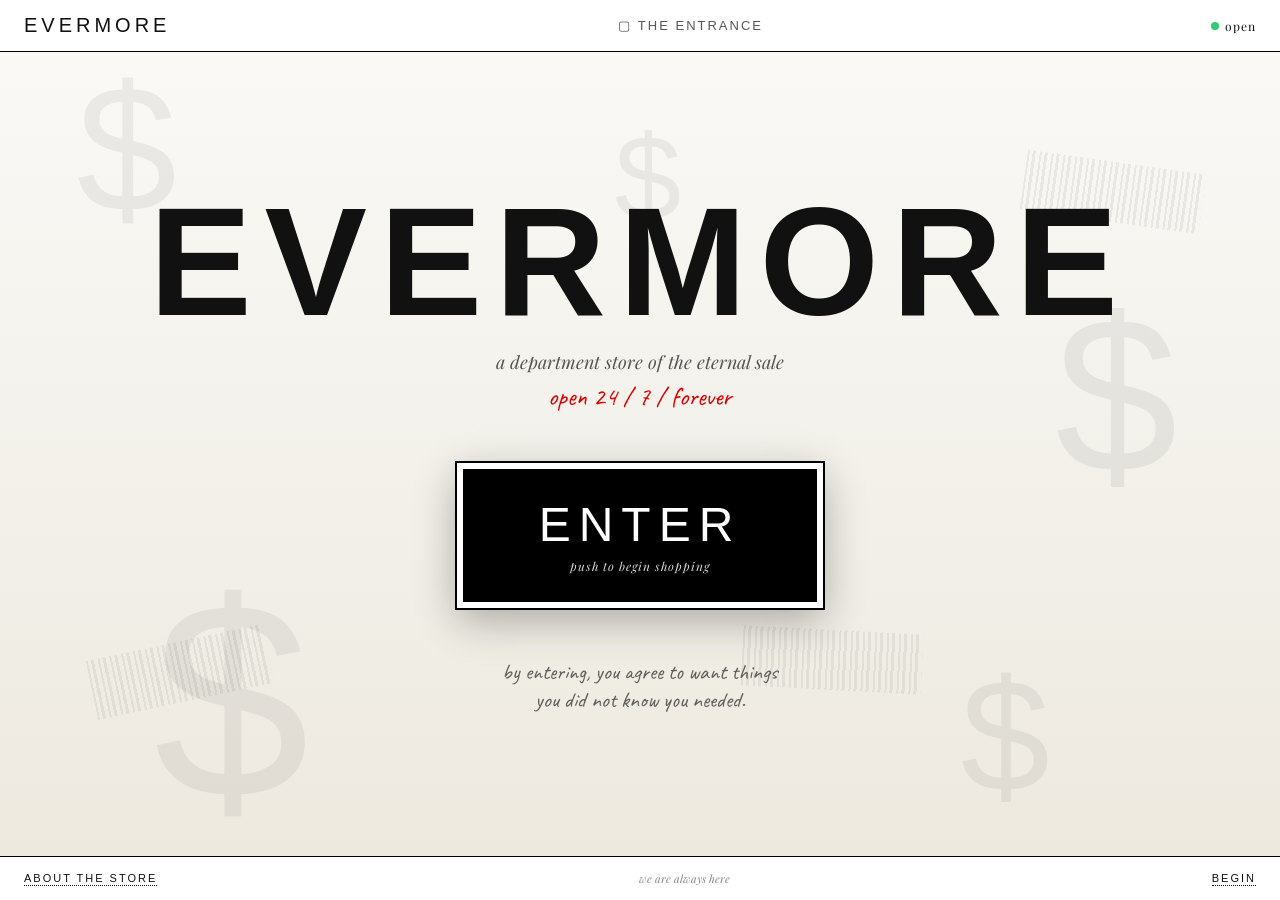
<file: add-to-cart-final-project/index.html>
<!DOCTYPE html>
<html lang="en">
<head>
    <meta charset="UTF-8">
    <meta name="viewport" content="width=device-width, initial-scale=1.0">
    <title>EVERMORE — please come in</title>
    <link rel="stylesheet" href="style.css">
    <link href="https://fonts.googleapis.com/css2?family=Caveat:wght@700&family=Playfair+Display:ital,wght@0,400;0,700;1,400&display=swap" rel="stylesheet">
</head>
<body class="room room-lobby">
    <div class="ambient-bg" aria-hidden="true">
        <span class="drift drift-1">$</span>
        <span class="drift drift-2">$</span>
        <span class="drift drift-3">$</span>
        <span class="drift drift-4">$</span>
        <span class="drift drift-5">$</span>
        <span class="barcode barcode-1"></span>
        <span class="barcode barcode-2"></span>
        <span class="barcode barcode-3"></span>
    </div>

    <header class="room-header">
        <span class="brand">EVERMORE</span>
        <span class="room-name">▢ THE ENTRANCE</span>
        <span class="open-light"><span class="dot"></span> open</span>
    </header>

    <main class="lobby-main">
        <div class="lobby-logo">
            <h1>EVERMORE</h1>
            <p class="tagline">a department store of the eternal sale</p>
            <p class="hours">open 24 / 7 / forever</p>
        </div>

        <a href="shop.html" class="door-link">
            <span class="door-frame">
                <span class="door-label">ENTER</span>
                <span class="door-sub">push to begin shopping</span>
            </span>
        </a>

        <p class="lobby-fineprint">
            by entering, you agree to want things<br>
            you did not know you needed.
        </p>
    </main>

    <footer class="room-footer">
        <a href="about.html">about the store</a>
        <span class="footer-mid">we are always here</span>
        <a href="shop.html">begin</a>
    </footer>

    <script src="shared.js"></script>
</body>
</html>
</file>
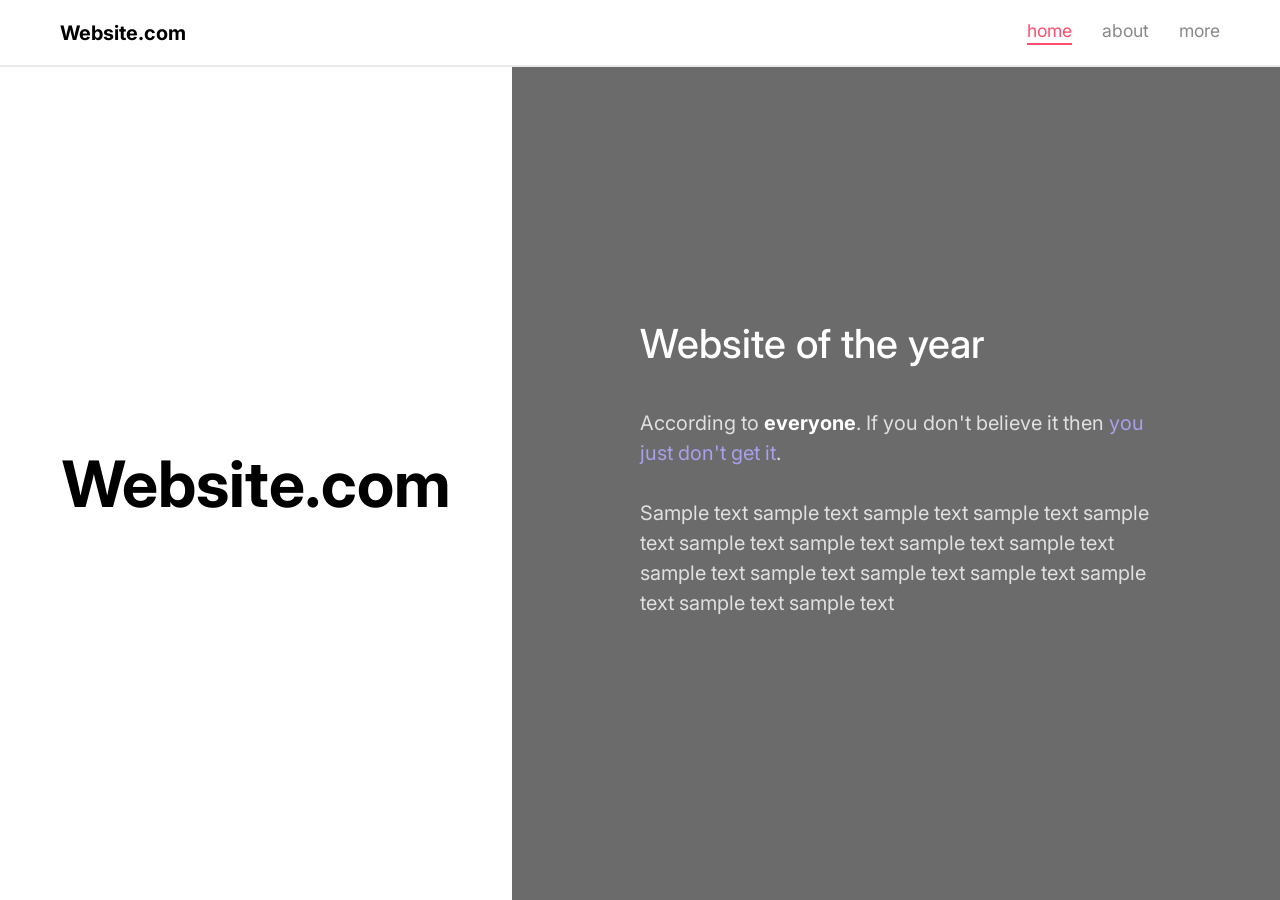
<file: assignment-3-css/index.html>
<!DOCTYPE html>
<html lang="en">
<head>
    <meta charset="UTF-8">
    <meta name="viewport" content="width=device-width, initial-scale=1.0">
    <title>Website Layout</title>
    <link rel="preconnect" href="https://fonts.googleapis.com">
    <link rel="preconnect" href="https://fonts.gstatic.com" crossorigin>
    <link href="https://fonts.googleapis.com/css2?family=Inter:wght@400;500;700&display=swap" rel="stylesheet">
    <link rel="stylesheet" href="./style.css">
</head>
<body>

    <header class="navbar">
        <div class="logo">Website.com</div>
        <nav class="nav-links">
            <a href="#" class="active">home</a>
            <a href="#">about</a>
            <a href="#">more</a>
        </nav>
    </header>

    <main class="hero-section">
        
        <section class="col col-left">
            <h1 class="hero-title">Website.com</h1>
        </section>

        <section class="col col-right">
            <div class="content-wrapper">
                <h2>Website of the year</h2>
                
                <p class="intro-text">
                    According to <strong>everyone</strong>. If you don't believe it then <span class="highlight">you just don't get it</span>.
                </p>
                
                <p class="sample-text">
                    Sample text sample text sample text sample text sample text sample text sample text sample text sample text sample text sample text sample text sample text sample text sample text sample text
                </p>
            </div>
        </section>

    </main>

</body>
</html>
</file>
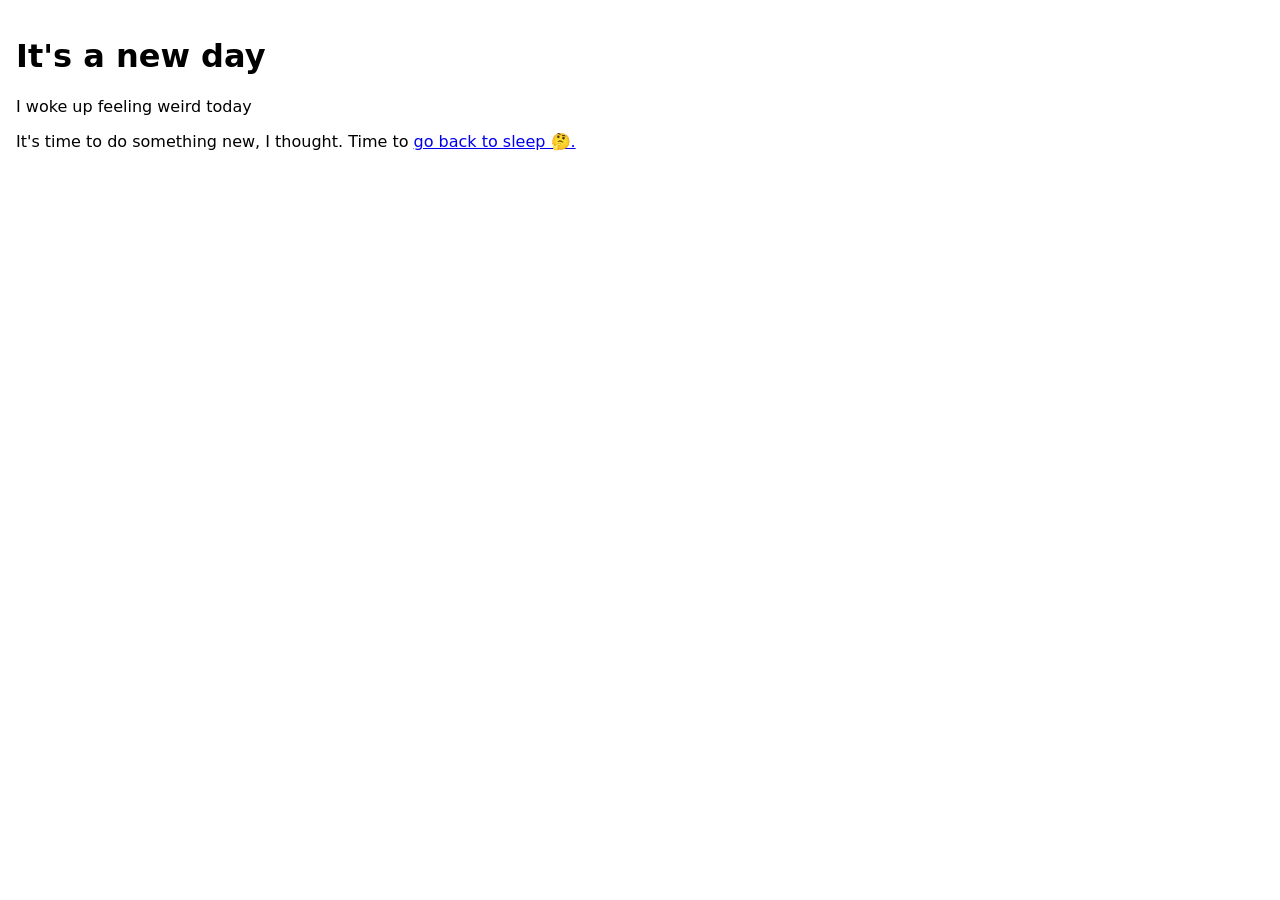
<file: stackblitz-starters-zethffeu/index.html>
<!DOCTYPE html>
<html lang="en">
  <head>
    <title>Home</title>
    <meta charset="UTF-8" />
    <meta name="viewport" content="width=device-width" />
    <!--
      Need a visual blank slate?
      Remove all code in `styles.css`!
    -->
    <link rel="stylesheet" href="styles.css" />
    <script type="module" src="script.js"></script>
  </head>
  <body>
    <main>
      <h1>It's a new day</h1>

      <p>I woke up feeling weird today</p>
      <p>It's time to do something new, I thought. Time to <a href="./page2.html"> go back to sleep 🤔.</a></p>

      
    </main>
  </body>
</html>
</file>
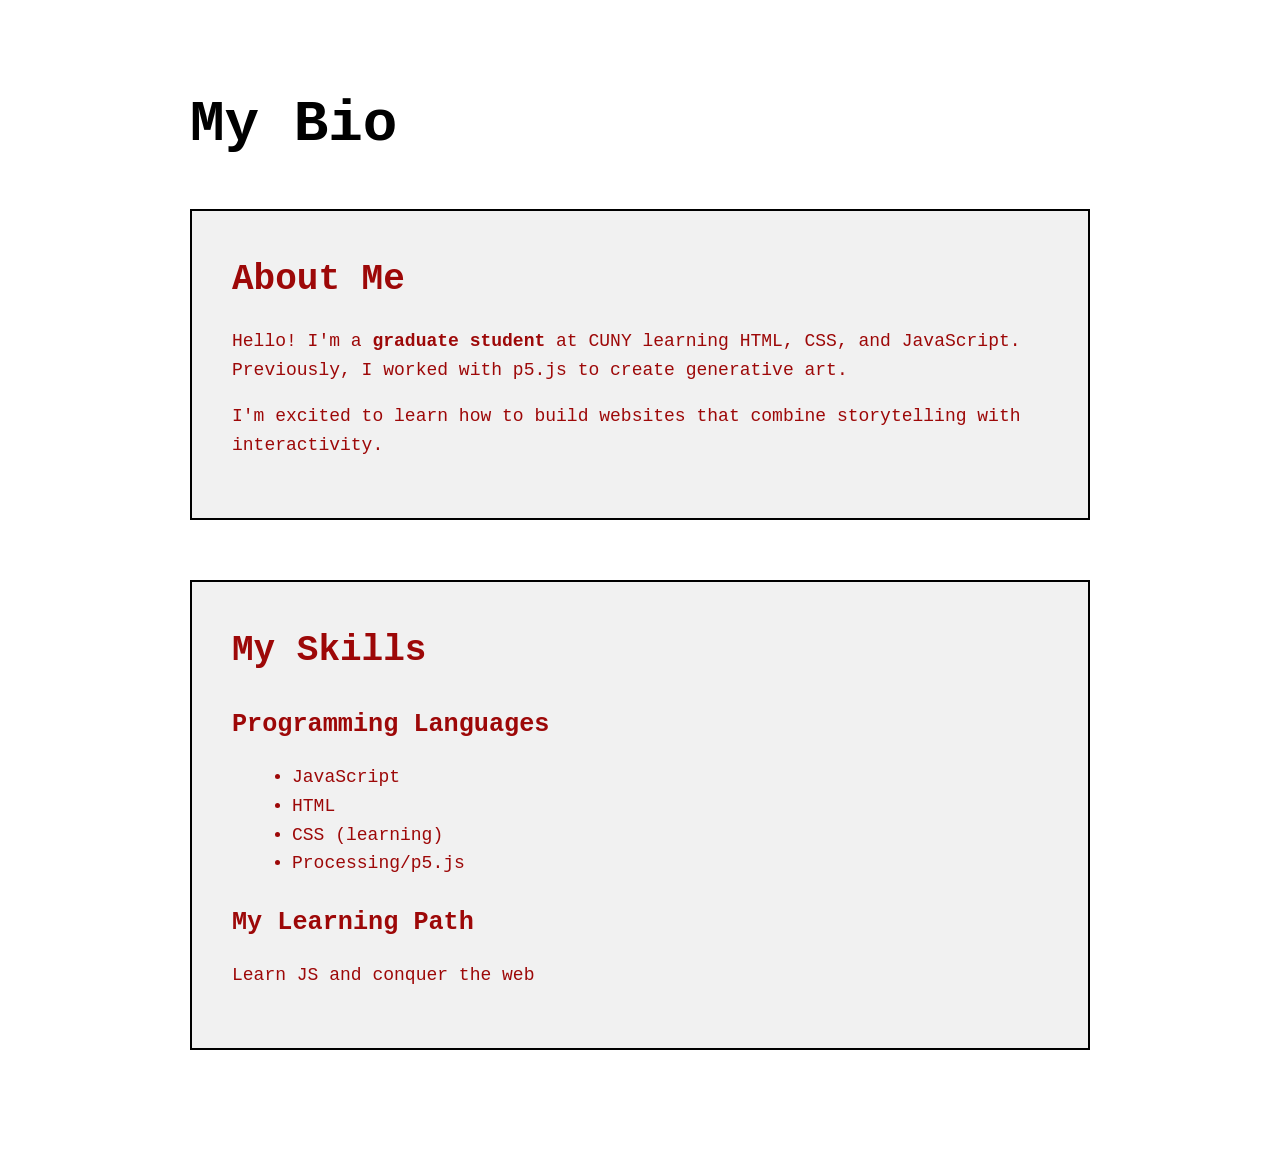
<file: Assignment Week 6/class workshop/index.html>
<!DOCTYPE html>
<html lang="en">
<head>
    <meta charset="UTF-8">
    <meta name="viewport" content="width=device-width, initial-scale=1.0">
  <link rel="stylesheet" href="style.css">
    <title>My First Webpage</title>
</head>
<body>
    <main>
        <h1>My Bio</h1>
        <section id="about">
          <h2>About Me</h2>
            <p>Hello! I'm a <strong>graduate student</strong> at CUNY learning HTML, CSS, and JavaScript. Previously, I worked with p5.js to create generative art.</p>
            <p>I'm excited to learn how to build websites that combine storytelling with <span class="me">interactivity</span>.</p>
        </section>
        
        <section id="skills">
            <h2>My Skills</h2>
            <h3>Programming Languages</h3>
            <ul>
                <li>JavaScript</li>
                <li>HTML</li>
                <li>CSS (learning)</li>
                <li>Processing/p5.js</li>
            </ul>
            
            <h3>My Learning Path</h3>
          <p>Learn JS and conquer the web</p>
        </section>
    </main>
    
 
</body>
</html>
</file>
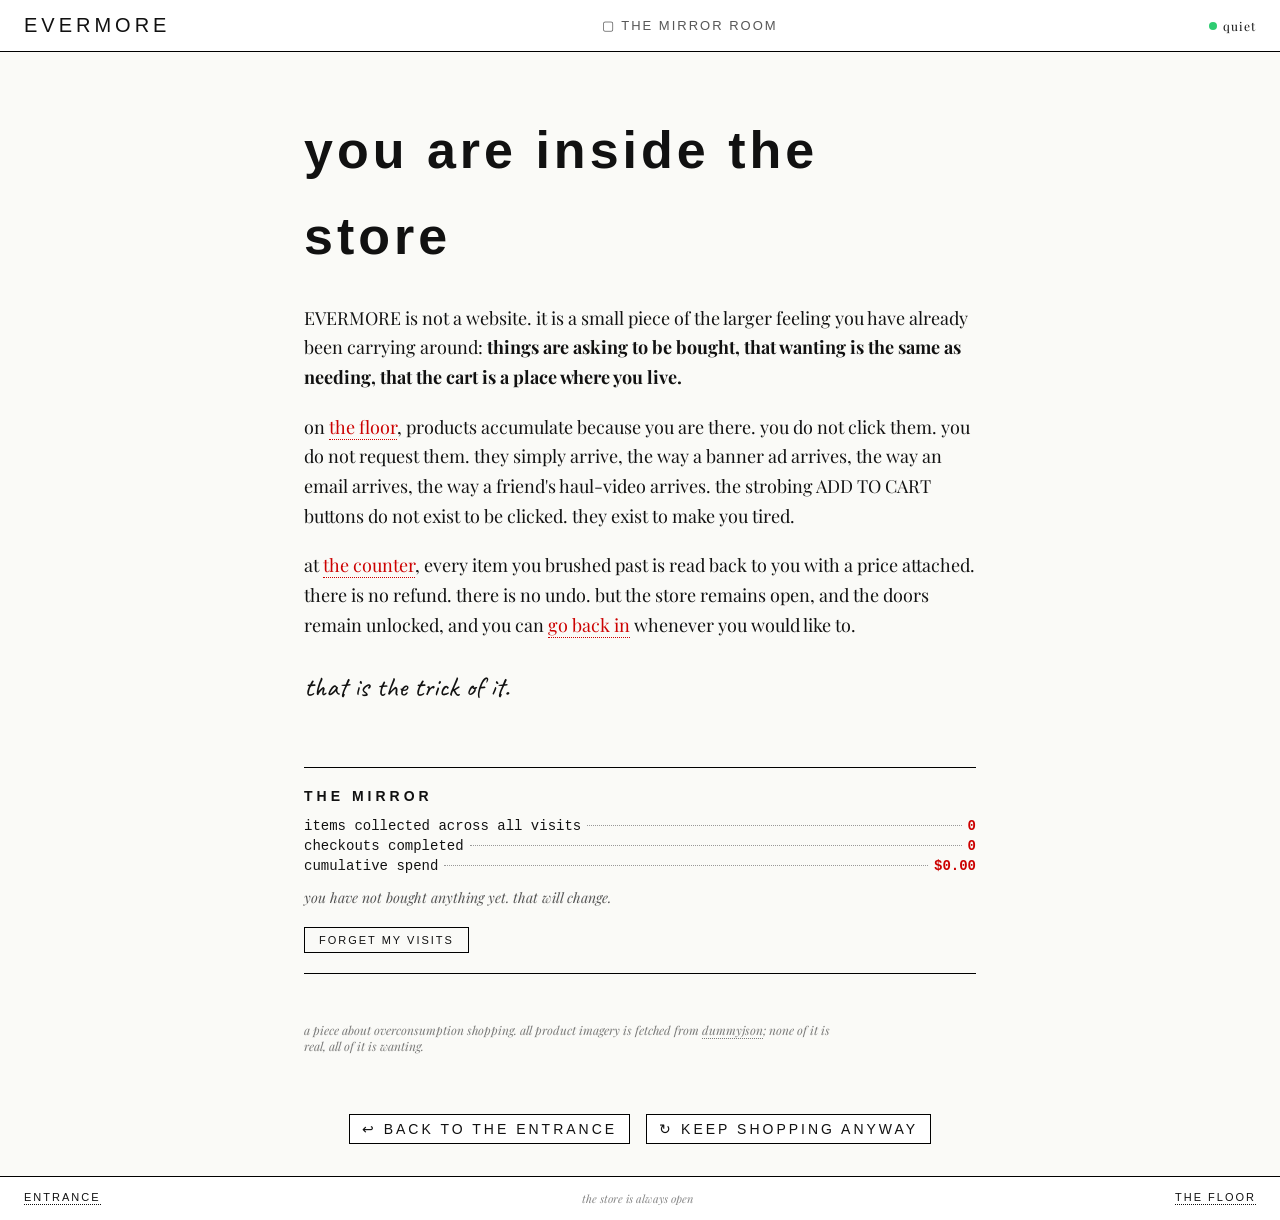
<file: add-to-cart-final-project/about.html>
<!DOCTYPE html>
<html lang="en">
<head>
    <meta charset="UTF-8">
    <meta name="viewport" content="width=device-width, initial-scale=1.0">
    <title>EVERMORE — the mirror room</title>
    <link rel="stylesheet" href="style.css">
    <link href="https://fonts.googleapis.com/css2?family=Caveat:wght@700&family=Impact&family=Playfair+Display:ital,wght@0,400;0,700;1,400&display=swap" rel="stylesheet">
</head>
<body class="room room-about">
    <header class="room-header">
        <span class="brand">EVERMORE</span>
        <span class="room-name">▢ THE MIRROR ROOM</span>
        <span class="open-light"><span class="dot"></span> quiet</span>
    </header>

    <main class="about-main">
        <article class="manifesto">
            <h2>you are inside the store</h2>
            <p>EVERMORE is not a website. it is a small piece of the larger
            feeling you have already been carrying around: <strong>things are
            asking to be bought, that wanting is the same as needing, that
            the cart is a place where you live.</strong></p>

            <p>on <a href="shop.html">the floor</a>, products accumulate
            because you are there. you do not click them. you do not request
            them. they simply arrive, the way a banner ad arrives, the way an
            email arrives, the way a friend's haul-video arrives. the strobing
            ADD TO CART buttons do not exist to be clicked. they exist to
            make you tired.</p>

            <p>at <a href="checkout.html">the counter</a>, every item you
            brushed past is read back to you with a price attached. there is
            no refund. there is no undo. but the store remains open, and the
            doors remain unlocked, and you can <a href="shop.html">go back
            in</a> whenever you would like to.</p>

            <p class="manifesto-close">that is the trick of it.</p>
        </article>

        <aside class="visit-stats" id="visit-stats">
            <h3>the mirror</h3>
            <p>items collected across all visits<span class="r-dots"></span><span id="stat-items">0</span></p>
            <p>checkouts completed<span class="r-dots"></span><span id="stat-checkouts">0</span></p>
            <p>cumulative spend<span class="r-dots"></span><span id="stat-spend">$0.00</span></p>
            <p class="stats-note" id="stats-note">you have not bought anything yet. that will change.</p>
            <button class="stats-reset" id="stats-reset" type="button">forget my visits</button>
        </aside>

        <p class="about-credit">
            a piece about overconsumption shopping. all product imagery is fetched
            from <a href="https://dummyjson.com" target="_blank" rel="noopener">dummyjson</a>;
            none of it is real, all of it is wanting.
        </p>
    </main>

    <nav class="room-exits room-exits--centered">
        <a href="index.html" class="exit-link">↩ back to the entrance</a>
        <a href="shop.html" class="exit-link">↻ keep shopping anyway</a>
    </nav>

    <footer class="room-footer">
        <a href="index.html">entrance</a>
        <span class="footer-mid">the store is always open</span>
        <a href="shop.html">the floor</a>
    </footer>

    <script src="shared.js"></script>
    <script>EVERMORE.renderStats();</script>
</body>
</html>
</file>
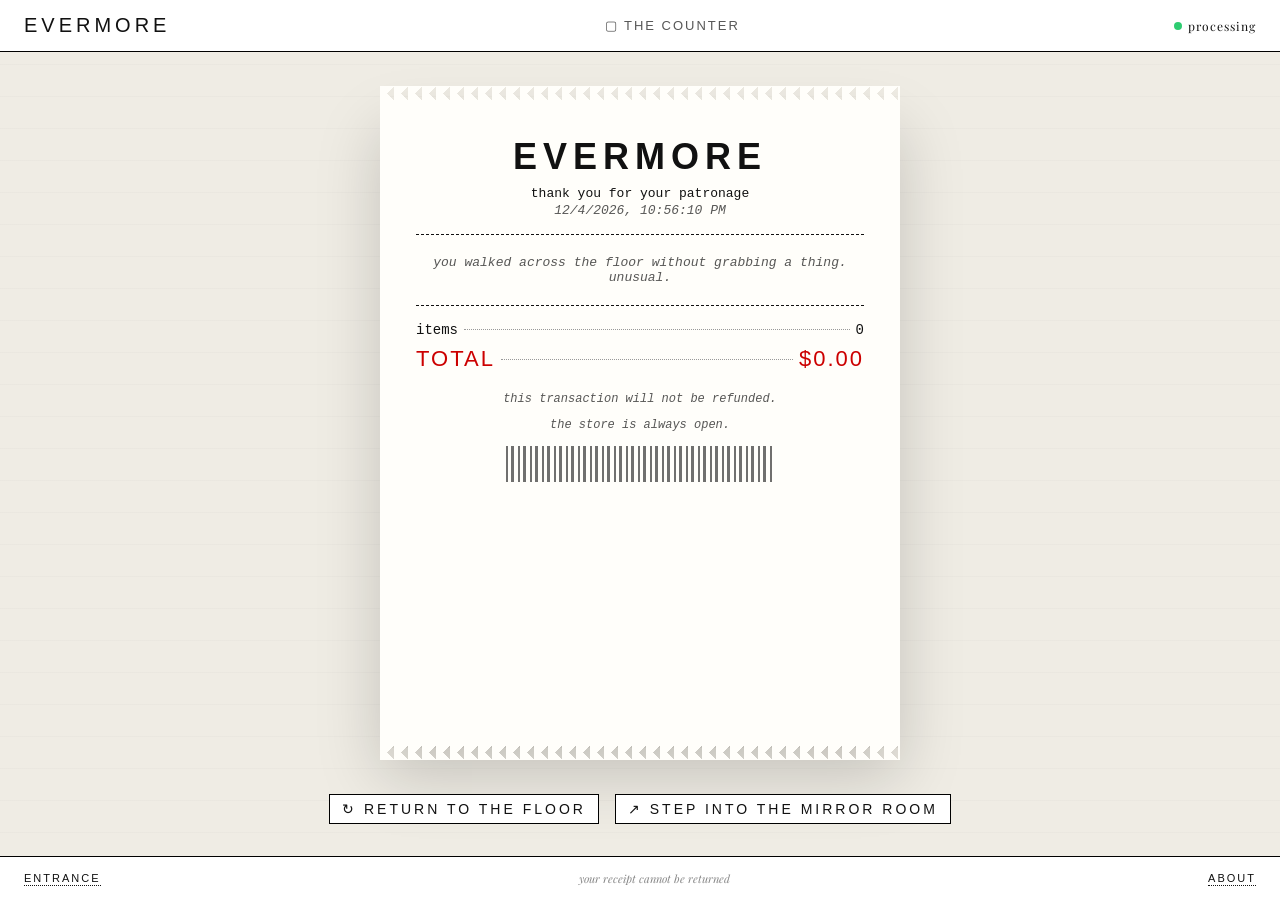
<file: add-to-cart-final-project/checkout.html>
<!DOCTYPE html>
<html lang="en">
<head>
    <meta charset="UTF-8">
    <meta name="viewport" content="width=device-width, initial-scale=1.0">
    <title>EVERMORE — the counter</title>
    <link rel="stylesheet" href="style.css">
    <link href="https://fonts.googleapis.com/css2?family=Caveat:wght@700&family=Impact&family=Playfair+Display:ital,wght@0,400;0,700;1,400&display=swap" rel="stylesheet">
</head>
<body class="room room-checkout">
    <header class="room-header">
        <span class="brand">EVERMORE</span>
        <span class="room-name">▢ THE COUNTER</span>
        <span class="open-light"><span class="dot"></span> processing</span>
    </header>

    <main class="receipt-main">
        <div class="receipt" id="receipt">
            <div class="receipt-head">
                <h2>EVERMORE</h2>
                <p>thank you for your patronage</p>
                <p class="receipt-date" id="receipt-date"></p>
            </div>
            <div class="dotted-line"></div>
            <ul class="receipt-items" id="receipt-items"></ul>
            <div class="dotted-line"></div>
            <div class="receipt-totals">
                <p><span>items</span><span class="r-dots"></span><span id="item-count">0</span></p>
                <p class="receipt-total"><span>TOTAL</span><span class="r-dots"></span><span id="receipt-total">$0.00</span></p>
            </div>
            <div class="receipt-foot">
                <p>this transaction will not be refunded.</p>
                <p>the store is always open.</p>
                <p class="barcode-foot"></p>
            </div>
        </div>
    </main>

    <nav class="room-exits room-exits--centered">
        <a href="shop.html" class="exit-link">↻ return to the floor</a>
        <a href="about.html" class="exit-link">↗ step into the mirror room</a>
    </nav>

    <footer class="room-footer">
        <a href="index.html">entrance</a>
        <span class="footer-mid">your receipt cannot be returned</span>
        <a href="about.html">about</a>
    </footer>

    <script src="shared.js"></script>
    <script src="checkout.js"></script>
</body>
</html>
</file>
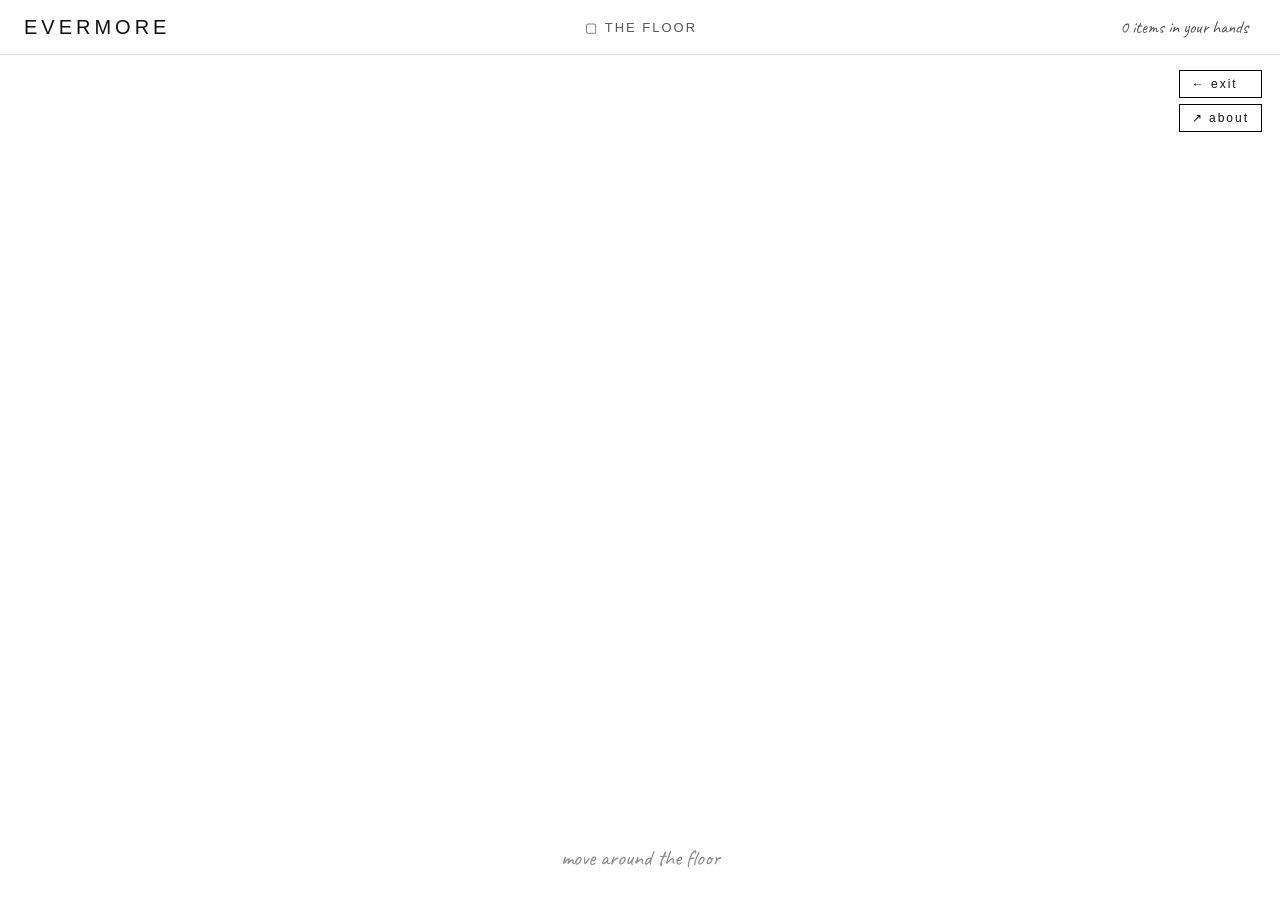
<file: add-to-cart-final-project/shop.html>
<!DOCTYPE html>
<html lang="en">
<head>
    <meta charset="UTF-8">
    <meta name="viewport" content="width=device-width, initial-scale=1.0">
    <title>EVERMORE — the floor</title>
    <link rel="stylesheet" href="style.css">
    <link href="https://fonts.googleapis.com/css2?family=Caveat:wght@700&family=Impact&family=Playfair+Display:ital,wght@0,400;0,700;1,400&display=swap" rel="stylesheet">
</head>
<body class="room room-shop">
    <div id="canvas"></div>

    <div id="ui-layer">
        <button id="checkout-btn">Checkout</button>
        <div id="reset-msg">Transaction Complete.</div>
    </div>

    <header class="room-header room-header--overlay">
        <span class="brand">EVERMORE</span>
        <span class="room-name">▢ THE FLOOR</span>
        <span class="cart-counter" id="cart-counter">0 items in your hands</span>
    </header>

    <nav class="room-exits">
        <a href="index.html" title="back to entrance">← exit</a>
        <a href="about.html" title="about EVERMORE">↗ about</a>
    </nav>

    <div class="floor-hint" id="floor-hint">move around the floor</div>

    <script src="shared.js"></script>
    <script src="script.js"></script>
</body>
</html>
</file>
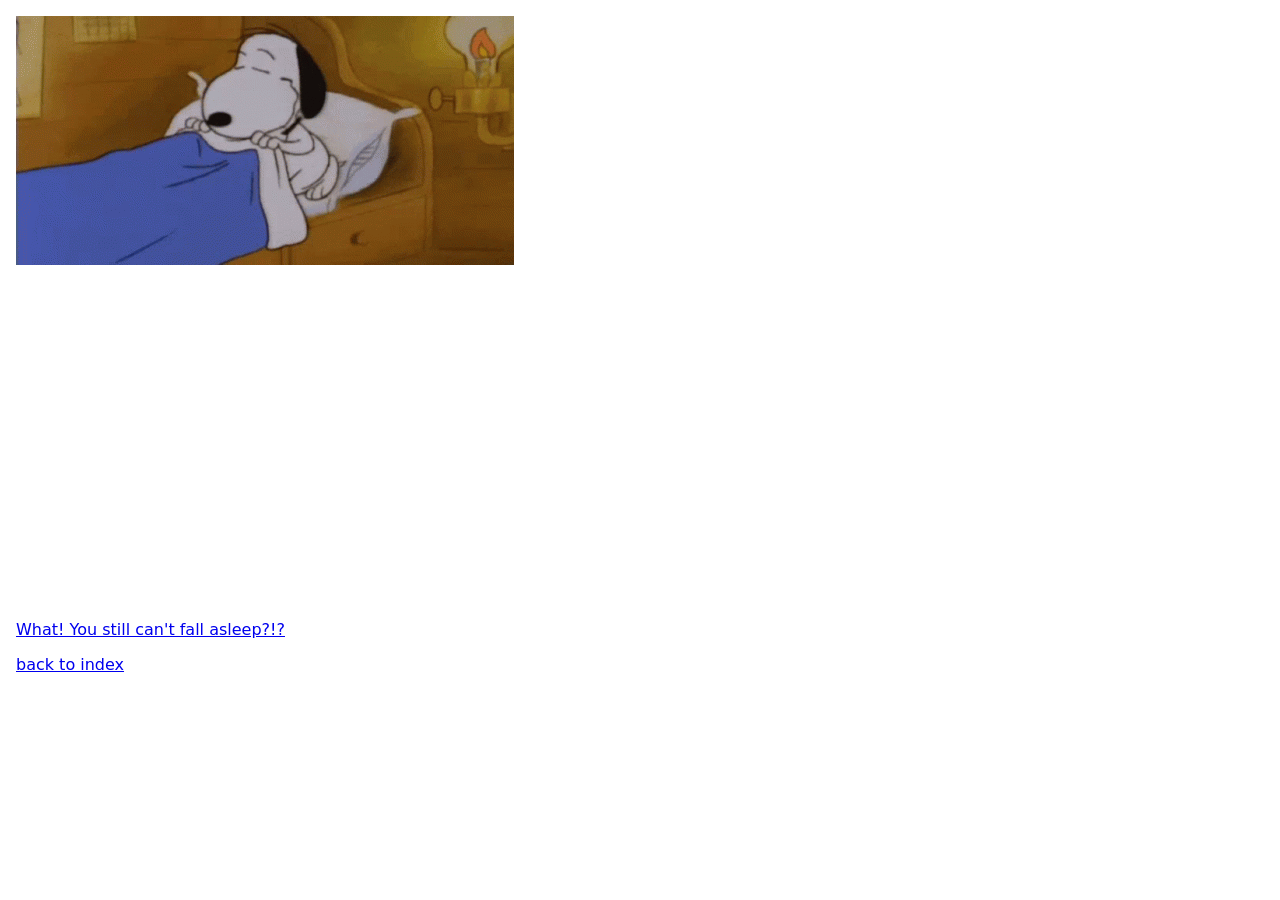
<file: stackblitz-starters-zethffeu/page2.html>
<!DOCTYPE html>
<html lang="en">
  <head>
    <title>Home</title>
    <meta charset="UTF-8" />
    <meta name="viewport" content="width=device-width" />
    <!--
      Need a visual blank slate?
      Remove all code in `styles.css`!
    -->
    <link rel="stylesheet" href="styles.css" />
    <script type="module" src="script.js"></script>
  </head>
  <body>
    <main>
     <img src="./snoopy-sleeping.gif" alt="Description of image"></p>
     
     <iframe width="560" height="315" src="https://www.youtube.com/embed/ff5lO8TkVX8?si=eW2Ga7EbEIki8aYo" title="YouTube video player" frameborder="0" allow="accelerometer; autoplay; clipboard-write; encrypted-media; gyroscope; picture-in-picture; web-share" referrerpolicy="strict-origin-when-cross-origin" allowfullscreen></iframe></p>
     
     
     <p><a href="./page3.html">What! You still can't fall asleep?!?</a></p>

     <p><a href="./index.html">back to index</a></p>

    </main>
  </body>
</html>
</file>
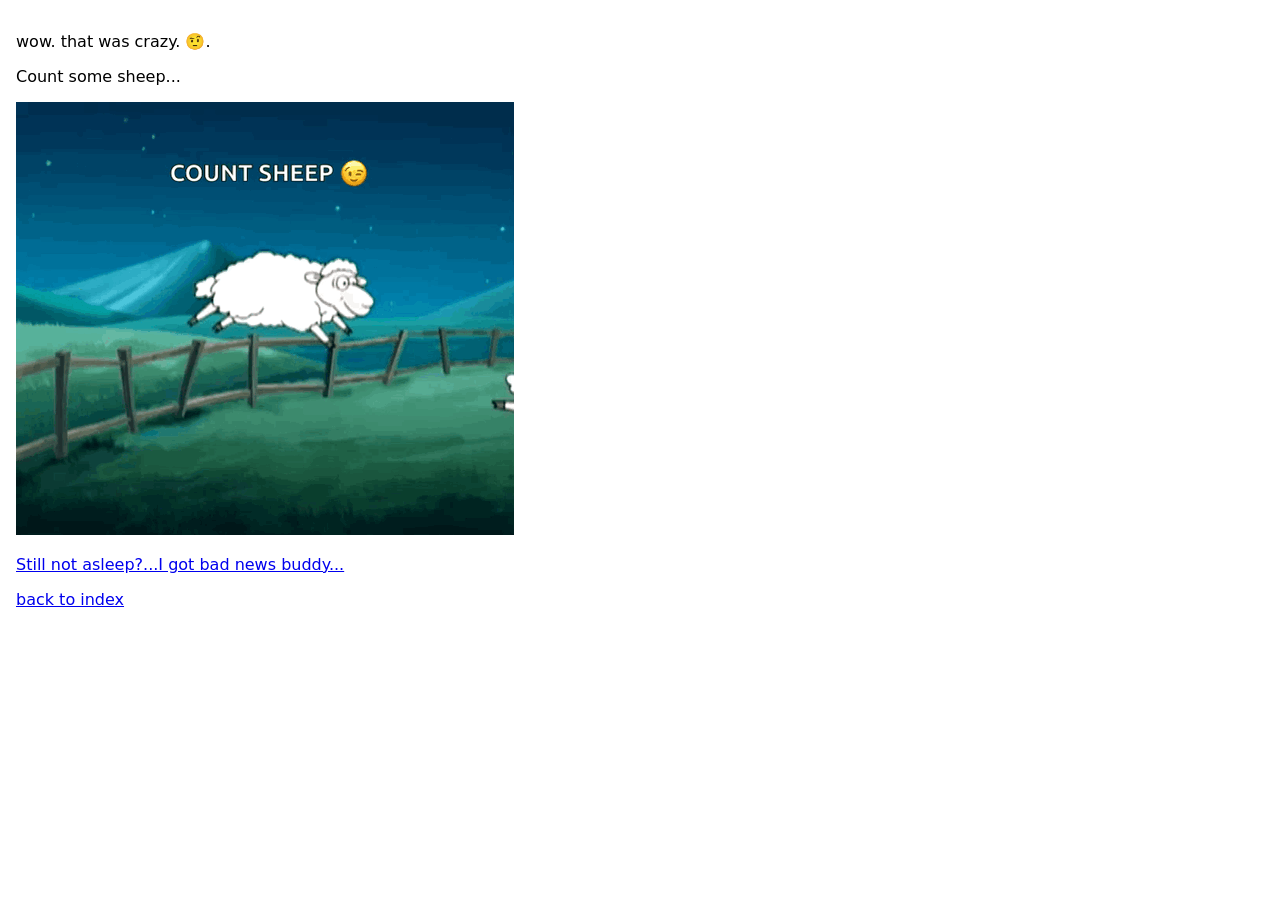
<file: stackblitz-starters-zethffeu/page3.html>
<!DOCTYPE html>
<html lang="en">
  <head>
    <title>Home</title>
    <meta charset="UTF-8" />
    <meta name="viewport" content="width=device-width" />
    <!--
      Need a visual blank slate?
      Remove all code in `styles.css`!
    -->
    <link rel="stylesheet" href="styles.css" />
    <script type="module" src="script.js"></script>
  </head>
  <body>
    <main>


     <p>wow. that was crazy. 🤨.</p>
     <p>Count some sheep...</p>

     <img src="./counting-sheep-cant-sleep.gif" alt="Description of image"></p>
     

     <a href="./page4.html">Still not asleep?...I got bad news buddy...</a></p>



     <a href="./index.html">back to index</a></p>
    </main>
  </body>
</html>
</file>
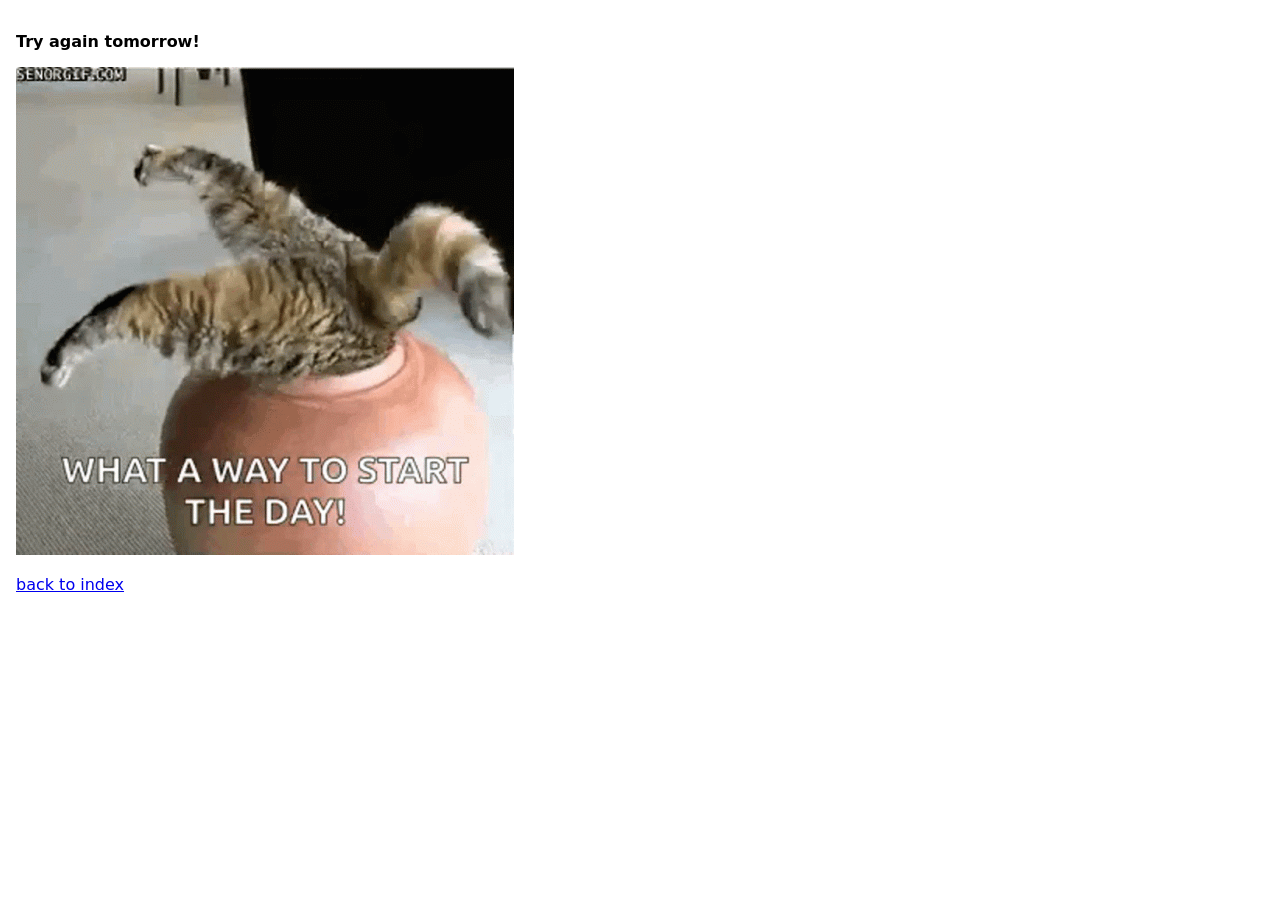
<file: stackblitz-starters-zethffeu/page4.html>
<!DOCTYPE html>
<html lang="en">
  <head>
    <title>Home</title>
    <meta charset="UTF-8" />
    <meta name="viewport" content="width=device-width" />
    <!--
      Need a visual blank slate?
      Remove all code in `styles.css`!
    -->
    <link rel="stylesheet" href="styles.css" />
    <script type="module" src="script.js"></script>
  </head>
  <body>
    <main>


     <p><strong>Try again tomorrow!</strong> </p>

    <img src="./funny-animals.gif" alt="Description of image"></p>
     

     <a href="./index.html">back to index</a></p>
    </main>
  </body>
</html>
</file>
<file: add-to-cart-final-project/style.css>
/* =========================================================
   EVERMORE — a department store you can walk through
   shared chrome + per-room styling
   ========================================================= */

* { box-sizing: border-box; }

html, body {
    margin: 0;
    padding: 0;
    width: 100vw;
    min-height: 100vh;
    background-color: #fafaf7;
    color: #111;
    font-family: 'Playfair Display', serif;
}

body.room {
    opacity: 0;
    transition: opacity 0.6s ease;
}
body.room.ready { opacity: 1; }
body.room.fading-out { opacity: 0; }

a { color: inherit; }

/* =========================================================
   ROOM CHROME (header / footer / exits) — shared across pages
   ========================================================= */

.room-header {
    position: relative;
    z-index: 10;
    padding: 14px 24px;
    display: flex;
    justify-content: space-between;
    align-items: center;
    gap: 16px;
    font-family: 'Impact', sans-serif;
    letter-spacing: 2px;
    border-bottom: 1px solid #000;
    background: #fff;
    text-transform: uppercase;
}
.room-header .brand {
    font-size: 20px;
    letter-spacing: 4px;
}
.room-header .room-name {
    font-size: 13px;
    opacity: 0.7;
}
.room-header .open-light {
    font-size: 12px;
    font-family: 'Playfair Display', serif;
    text-transform: lowercase;
    letter-spacing: 1px;
    display: inline-flex;
    align-items: center;
    gap: 6px;
}
.room-header .open-light .dot {
    display: inline-block;
    width: 8px;
    height: 8px;
    background: #2ecc71;
    border-radius: 50%;
    animation: blink 2s infinite;
}
@keyframes blink { 50% { opacity: 0.3; } }

.room-header--overlay {
    position: absolute;
    top: 0; left: 0; right: 0;
    background: rgba(255,255,255,0.85);
    backdrop-filter: blur(2px);
    -webkit-backdrop-filter: blur(2px);
    border-bottom: 1px solid rgba(0,0,0,0.15);
    pointer-events: none;
    z-index: 99998;
}
.room-header--overlay .cart-counter {
    font-family: 'Caveat', cursive;
    font-size: 18px;
    letter-spacing: 0;
    color: #555;
    text-transform: none;
    padding: 2px 8px;
    transition: background 0.4s ease;
}

.room-footer {
    padding: 14px 24px;
    border-top: 1px solid #000;
    display: flex;
    justify-content: space-between;
    align-items: center;
    font-family: 'Impact', sans-serif;
    text-transform: uppercase;
    letter-spacing: 2px;
    font-size: 11px;
    background: #fff;
}
.room-footer a {
    text-decoration: none;
    border-bottom: 1px dotted #111;
    padding-bottom: 1px;
}
.room-footer a:hover { color: #d00; border-bottom-color: #d00; }
.room-footer .footer-mid {
    opacity: 0.5;
    font-family: 'Playfair Display', serif;
    font-style: italic;
    text-transform: none;
    letter-spacing: 0;
}

.room-exits {
    position: fixed;
    top: 70px;
    right: 18px;
    display: flex;
    flex-direction: column;
    gap: 6px;
    z-index: 99999;
    font-family: 'Impact', sans-serif;
    letter-spacing: 2px;
    font-size: 12px;
}
.room-exits a {
    color: #111;
    text-decoration: none;
    background: #fff;
    border: 1px solid #000;
    padding: 6px 12px;
    transition: background 0.15s, color 0.15s;
}
.room-exits a:hover { background: #000; color: #fff; }
.room-exits--centered {
    position: static;
    flex-direction: row;
    justify-content: center;
    padding: 32px 16px;
    gap: 16px;
}

.exit-link {
    display: inline-block;
    padding: 14px 24px;
    border: 1px solid #000;
    background: #fff;
    color: #111;
    text-decoration: none;
    font-family: 'Impact', sans-serif;
    letter-spacing: 3px;
    font-size: 14px;
    text-transform: uppercase;
    transition: background 0.15s, color 0.15s, transform 0.15s;
}
.exit-link:hover {
    background: #000;
    color: #fff;
    transform: translateY(-2px);
}

/* =========================================================
   ROOM 1 — THE ENTRANCE (lobby)
   ========================================================= */

body.room-lobby {
    cursor: default;
    background: linear-gradient(180deg, #fafaf7 0%, #ece8de 100%);
    overflow: hidden;
    height: 100vh;
    display: flex;
    flex-direction: column;
}

.ambient-bg {
    position: absolute;
    inset: 0;
    pointer-events: none;
    overflow: hidden;
    z-index: 1;
}
.ambient-bg .drift {
    position: absolute;
    font-family: 'Impact', sans-serif;
    color: rgba(0,0,0,0.06);
    font-size: 220px;
    animation: floatY 18s infinite alternate ease-in-out;
}
.ambient-bg .drift-1 { top: 5%; left: 6%; font-size: 180px; animation-duration: 14s; }
.ambient-bg .drift-2 { top: 60%; left: 12%; font-size: 280px; animation-duration: 22s; }
.ambient-bg .drift-3 { top: 30%; right: 8%; font-size: 220px; animation-duration: 19s; }
.ambient-bg .drift-4 { bottom: 8%; right: 18%; font-size: 160px; animation-duration: 16s; }
.ambient-bg .drift-5 { top: 12%; left: 48%; font-size: 120px; animation-duration: 21s; }
@keyframes floatY {
    0% { transform: translateY(0) rotate(-4deg); }
    100% { transform: translateY(-24px) rotate(6deg); }
}
.ambient-bg .barcode {
    position: absolute;
    width: 180px;
    height: 60px;
    background:
        repeating-linear-gradient(90deg,
            rgba(0,0,0,0.10) 0 2px,
            transparent 2px 5px,
            rgba(0,0,0,0.10) 5px 8px,
            transparent 8px 12px);
    opacity: 0.6;
}
.ambient-bg .barcode-1 { top: 18%; right: 6%; transform: rotate(8deg); }
.ambient-bg .barcode-2 { bottom: 22%; left: 7%; transform: rotate(-12deg); }
.ambient-bg .barcode-3 { top: 70%; right: 28%; transform: rotate(3deg); }

.lobby-main {
    flex: 1;
    display: flex;
    flex-direction: column;
    align-items: center;
    justify-content: center;
    gap: 50px;
    padding: 40px 24px;
    text-align: center;
    position: relative;
    z-index: 5;
}

.lobby-logo h1 {
    font-family: 'Impact', sans-serif;
    font-size: clamp(56px, 12vw, 168px);
    margin: 0;
    letter-spacing: clamp(4px, 1vw, 14px);
    line-height: 0.9;
}
.lobby-logo .tagline {
    font-family: 'Playfair Display', serif;
    font-style: italic;
    font-size: 18px;
    opacity: 0.7;
    margin: 18px 0 6px 0;
}
.lobby-logo .hours {
    font-family: 'Caveat', cursive;
    font-size: 26px;
    color: #d00;
    margin: 0;
}

.door-link {
    text-decoration: none;
    color: #fff;
    display: inline-block;
}
.door-frame {
    display: flex;
    flex-direction: column;
    align-items: center;
    background: #000;
    padding: 28px 76px;
    border: 6px solid #fff;
    box-shadow: 0 0 0 2px #000, 0 12px 40px rgba(0,0,0,0.3);
    transition: transform 0.2s ease, box-shadow 0.2s ease;
}
.door-link:hover .door-frame {
    transform: translateY(-4px);
    box-shadow: 0 0 0 2px #000, 0 18px 60px rgba(0,0,0,0.5);
}
.door-label {
    font-family: 'Impact', sans-serif;
    font-size: 48px;
    letter-spacing: 8px;
}
.door-sub {
    font-family: 'Playfair Display', serif;
    font-size: 12px;
    font-style: italic;
    letter-spacing: 1px;
    margin-top: 6px;
    opacity: 0.85;
    text-transform: lowercase;
}

.lobby-fineprint {
    font-family: 'Caveat', cursive;
    font-size: 22px;
    line-height: 1.3;
    opacity: 0.65;
    max-width: 420px;
    margin: 0;
}

/* =========================================================
   ROOM 2 — THE FLOOR (the accumulation experience)
   ========================================================= */

body.room-shop {
    background-color: #ffffff;
    cursor: crosshair;
    overflow: hidden;
    height: 100vh;
}

#canvas {
    position: absolute;
    top: 0; left: 0;
    width: 100%;
    height: 100%;
    pointer-events: none;
    z-index: 1;
}

.card-wrapper {
    position: absolute;
    pointer-events: auto;
    animation: drift 8s infinite alternate ease-in-out;
}
.card-wrapper:hover { z-index: 99997 !important; }

.card-inner {
    position: relative;
    padding: 15px;
    display: flex;
    flex-direction: column;
    align-items: center;
    transition: transform 0.2s cubic-bezier(0.2, 0, 0.2, 1), box-shadow 0.2s ease;
    box-shadow: 2px 4px 12px rgba(0, 0, 0, 0.15);
    overflow: hidden;
}
.card-wrapper:hover .card-inner {
    transform: translateY(-8px);
    box-shadow: 4px 12px 24px rgba(0, 0, 0, 0.3);
}

.card-image {
    width: 100%;
    height: auto;
    object-fit: contain;
    mix-blend-mode: multiply;
}

.card-add-btn {
    margin-top: 10px;
    padding: 8px 12px;
    border: 2px solid #000;
    text-transform: uppercase;
    font-weight: 900;
    font-size: 14px;
    cursor: crosshair;
    animation: strobe 1.5s infinite;
}

@keyframes strobe {
    0%   { background-color: #ff00ff; color: #fff; border-color: #000;    }
    25%  { background-color: #00ffff; color: #000; border-color: #ff00ff; }
    50%  { background-color: #ffff00; color: #000; border-color: #000;    }
    75%  { background-color: #ff0000; color: #fff; border-color: #ffff00; }
    100% { background-color: #ff00ff; color: #fff; border-color: #000;    }
}

.label-container {
    position: absolute;
    bottom: -30px;
    left: 50%;
    transform: translateX(-50%);
    overflow: hidden;
    padding-top: 5px;
    pointer-events: none;
}
.product-label {
    background: rgba(255, 255, 255, 0.9);
    border: 1px solid #000;
    padding: 4px 8px;
    font-size: 12px;
    white-space: nowrap;
    transform: translateY(-150%);
    opacity: 0;
    transition: transform 0.2s ease, opacity 0.2s ease;
    font-family: 'Playfair Display', serif;
}
.card-wrapper:hover .product-label {
    transform: translateY(0);
    opacity: 1;
}

@keyframes drift {
    0%   { transform: translate(0, 0); }
    100% { transform: translate(10px, -15px); }
}

#ui-layer {
    position: absolute;
    top: 50%;
    left: 50%;
    z-index: 100000;
    text-align: center;
    pointer-events: none;
}

#checkout-btn {
    position: absolute;
    transform: translate(-50%, -50%);
    appearance: none;
    background: #000;
    color: #fff;
    border: 6px solid #fff;
    border-radius: 50px;
    padding: 30px 80px;
    font-family: 'Impact', sans-serif;
    font-size: 56px;
    letter-spacing: 2px;
    cursor: pointer;
    opacity: 0;
    transition: opacity 0.8s ease;
    pointer-events: none;
    box-shadow: 0 10px 40px rgba(0,0,0,0.5);
}
#checkout-btn.visible {
    opacity: 1;
    pointer-events: auto;
    animation: panicPulse 0.8s infinite alternate cubic-bezier(0.25, 0.1, 0.25, 1);
}
@keyframes panicPulse {
    0%   { transform: translate(-50%, -50%) scale(1);    box-shadow: 0 10px 40px rgba(0,0,0,0.5);   background: #000;    }
    100% { transform: translate(-50%, -50%) scale(1.15); box-shadow: 0 20px 80px rgba(255,0,0,0.8); background: #cc0000; }
}

#reset-msg {
    position: absolute;
    top: 50%;
    left: 50%;
    transform: translate(-50%, -50%);
    font-family: 'Playfair Display', serif;
    font-style: italic;
    font-size: 24px;
    background: #fff;
    padding: 10px 20px;
    border: 1px solid #000;
    opacity: 0;
    transition: opacity 0.5s ease;
}
#reset-msg.visible { opacity: 1; }

.floor-hint {
    position: fixed;
    bottom: 28px;
    left: 50%;
    transform: translateX(-50%);
    font-family: 'Caveat', cursive;
    font-size: 22px;
    color: #888;
    z-index: 99996;
    pointer-events: none;
    transition: opacity 0.8s ease;
}
.floor-hint.gone { opacity: 0; }

/* =========================================================
   ROOM 3 — THE COUNTER (receipt)
   ========================================================= */

body.room-checkout {
    background: #efece4;
    background-image:
        repeating-linear-gradient(180deg,
            rgba(0,0,0,0.02) 0 1px,
            transparent 1px 32px);
    font-family: 'Playfair Display', serif;
    min-height: 100vh;
    display: flex;
    flex-direction: column;
    cursor: default;
}

.receipt-main {
    flex: 1;
    padding: 48px 20px 16px 20px;
    display: flex;
    justify-content: center;
}

.receipt {
    width: 100%;
    max-width: 520px;
    background: #fffefa;
    padding: 36px 36px 48px 36px;
    box-shadow:
        0 30px 60px rgba(0,0,0,0.18),
        0 2px 0 rgba(0,0,0,0.05);
    font-family: 'Courier New', Courier, monospace;
    position: relative;
}
.receipt::before,
.receipt::after {
    content: '';
    position: absolute;
    left: 0;
    right: 0;
    height: 14px;
    background:
        linear-gradient(135deg, #fffefa 50%, transparent 50%) 0 0 / 14px 14px repeat-x,
        linear-gradient(45deg, #fffefa 50%, transparent 50%) 0 0 / 14px 14px repeat-x;
    pointer-events: none;
}
.receipt::before { top: -14px; }
.receipt::after  { bottom: -14px; transform: scaleY(-1); }

.receipt-head { text-align: center; }
.receipt-head h2 {
    font-family: 'Impact', sans-serif;
    letter-spacing: 6px;
    font-size: 36px;
    margin: 0 0 8px 0;
}
.receipt-head p { margin: 2px 0; font-size: 13px; }
.receipt-date { font-style: italic; opacity: 0.7; }

.dotted-line { border-top: 1px dashed #111; margin: 16px 0; }

.receipt-items {
    list-style: none;
    padding: 0;
    margin: 0;
    font-size: 13px;
    max-height: 50vh;
    overflow-y: auto;
}
.receipt-items::-webkit-scrollbar { width: 6px; }
.receipt-items::-webkit-scrollbar-thumb { background: #ccc; }

.receipt-items li {
    display: flex;
    align-items: baseline;
    padding: 4px 0;
    gap: 6px;
    animation: receiptIn 0.18s ease;
}
@keyframes receiptIn {
    from { opacity: 0; transform: translateY(-3px); }
    to   { opacity: 1; transform: translateY(0); }
}
.r-title {
    flex: 0 1 auto;
    max-width: 62%;
    overflow: hidden;
    text-overflow: ellipsis;
    white-space: nowrap;
}
.r-dots {
    flex: 1;
    border-bottom: 1px dotted #999;
    position: relative;
    top: -4px;
    min-width: 24px;
}
.r-price { flex: 0 0 auto; font-weight: bold; }
.r-empty {
    text-align: center;
    font-style: italic;
    opacity: 0.7;
    padding: 24px 0;
}

.receipt-totals { font-size: 14px; }
.receipt-totals p {
    display: flex;
    align-items: baseline;
    gap: 6px;
    margin: 4px 0;
}
.receipt-total {
    margin-top: 8px !important;
    font-family: 'Impact', sans-serif;
    font-size: 22px;
    letter-spacing: 2px;
    color: #c00;
}
.receipt-total .r-dots { top: -6px; }

.receipt-foot {
    margin-top: 20px;
    font-style: italic;
    font-size: 12px;
    text-align: center;
    opacity: 0.7;
}
.receipt-foot .barcode-foot {
    display: block;
    width: 60%;
    height: 36px;
    margin: 14px auto 0 auto;
    background:
        repeating-linear-gradient(90deg,
            #111 0 2px,
            transparent 2px 5px,
            #111 5px 8px,
            transparent 8px 12px);
    opacity: 0.85;
}

/* =========================================================
   ROOM 4 — THE MIRROR ROOM (about / manifesto)
   ========================================================= */

body.room-about {
    background: #fafaf7;
    min-height: 100vh;
    display: flex;
    flex-direction: column;
    cursor: default;
}

.about-main {
    max-width: 720px;
    width: 100%;
    margin: 56px auto 16px auto;
    padding: 0 24px;
    display: grid;
    gap: 36px;
    flex: 1;
}

.manifesto {
    font-family: 'Playfair Display', serif;
    line-height: 1.65;
    font-size: 18px;
}
.manifesto h2 {
    font-family: 'Impact', sans-serif;
    font-size: clamp(34px, 6vw, 52px);
    letter-spacing: 4px;
    margin: 0 0 24px 0;
    text-transform: lowercase;
}
.manifesto p { margin: 0 0 20px 0; }
.manifesto a {
    color: #c00;
    text-decoration: none;
    border-bottom: 1px dotted #c00;
}
.manifesto a:hover {
    background: #c00;
    color: #fff;
    border-bottom-color: transparent;
}
.manifesto-close {
    font-family: 'Caveat', cursive;
    font-size: 28px;
    color: #111;
    margin-top: 24px !important;
}

.visit-stats {
    border-top: 1px solid #000;
    border-bottom: 1px solid #000;
    padding: 20px 0;
    font-family: 'Courier New', Courier, monospace;
    font-size: 14px;
}
.visit-stats h3 {
    font-family: 'Impact', sans-serif;
    letter-spacing: 4px;
    margin: 0 0 14px 0;
    font-size: 14px;
    text-transform: uppercase;
}
.visit-stats p {
    display: flex;
    align-items: baseline;
    gap: 6px;
    margin: 4px 0;
}
.visit-stats span:last-child {
    flex: 0 0 auto;
    font-weight: bold;
    color: #c00;
}
.stats-note {
    font-family: 'Playfair Display', serif !important;
    font-style: italic;
    color: #555 !important;
    display: block !important;
    margin-top: 14px !important;
    font-size: 14px;
}
.stats-reset {
    margin-top: 16px;
    background: transparent;
    border: 1px solid #000;
    padding: 6px 14px;
    font-family: 'Impact', sans-serif;
    letter-spacing: 2px;
    font-size: 11px;
    text-transform: uppercase;
    cursor: pointer;
    color: #111;
    transition: background 0.15s, color 0.15s;
}
.stats-reset:hover { background: #000; color: #fff; }

.about-credit {
    font-size: 12px;
    opacity: 0.55;
    font-style: italic;
    max-width: 540px;
}
.about-credit a {
    color: inherit;
    border-bottom: 1px dotted currentColor;
    text-decoration: none;
}

/* =========================================================
   small screens — keep chrome legible
   ========================================================= */

@media (max-width: 640px) {
    .room-header {
        padding: 10px 14px;
        flex-wrap: wrap;
        gap: 8px;
    }
    .room-header .brand { font-size: 16px; }
    .room-exits {
        top: auto;
        bottom: 14px;
        right: 14px;
    }
    .door-frame { padding: 22px 44px; }
    .door-label { font-size: 36px; letter-spacing: 5px; }
    .receipt { padding: 28px 22px 40px 22px; }
    .room-exits--centered { flex-direction: column; align-items: stretch; }
}
</file>
<file: assignment-3-css/style.css>
* {
    box-sizing: border-box;
    margin: 0;
    padding: 0;
}

body {
    font-family: 'Inter', sans-serif;
    display: flex;
    flex-direction: column;
    min-height: 100vh; 
}

.navbar {
    display: flex;
    justify-content: space-between;
    align-items: center;
    padding: 20px 60px;
    background-color: #ffffff;
    border-bottom: 2px solid #eaeaea;
}

.navbar .logo {
    font-size: 1.25rem;
    font-weight: 700;
    color: #000000;
}

.nav-links {
    display: flex;
    gap: 30px; 
}

.nav-links a {
    text-decoration: none;
    font-size: 1.1rem;
    color: #888888;
}

.nav-links a.active {
    color: #ff4d6d;
    border-bottom: 2px solid #ff4d6d;
    padding-bottom: 2px;
}

/* --- Main Layout --- */
.hero-section {
    display: flex;
    flex: 1; /* Pushes footer down if there is one, fills remaining height */
}

.col {
    flex: 1; 
    display: flex;
    flex-direction: column;
    justify-content: center;
}

/* Left Column */
.col-left {
    background-color: #ffffff;
    align-items: center; /* Centers the large logo horizontally */
}

.col-left .hero-title {
    font-size: 4rem;
    font-weight: 700;
    color: #000000;
}

/* Right Column */
.col-right {
    background-color: #6b6b6b; /* Dark grey background */
    color: #ffffff;
    padding: 0 10%; /* Adds breathing room around the text */
}

.col-right h2 {
    font-size: 2.5rem;
    font-weight: 500;
    margin-bottom: 40px;
}

.col-right p {
    font-size: 1.25rem;
    line-height: 1.5;
    margin-bottom: 30px;
}

.col-right .intro-text {
    color: #e0e0e0;
}

.col-right strong {
    color: #ffffff;
}

.col-right .highlight {
    color: #a8a0eb; /* Light muted purple */
}

.col-right .sample-text {
    color: #e0e0e0;
}
</file>
<file: stackblitz-starters-zethffeu/styles.css>
* {
  box-sizing: border-box;
}

body {
  margin: 0;
  font-family: system-ui, sans-serif;
  color: black;
  background-color: white;
}

main {
  padding: 1rem;
}
</file>
<file: Assignment Week 6/class workshop/style.css>
* {
    box-sizing: border-box;
}

html, body {
    margin: 0;
    padding: 0;
}

body {
    font-family: 'Courier New';
    font-size: 18px; 
    line-height: 1.6;
    color: #9d0808;
    background-color: white; 
    padding: 40px;
}


main {
    max-width: 900px;
    margin: 0 auto;
}

h1 {
    font-size: 3.2em;
    color: black;
    font-weight: bold;
}

h2, h3 {
    font-weight: bold;
    margin-top: 0;
    margin-bottom: 15px;
}

h2 {
    font-size: 2em; 
}

h3 {
    font-size: 1.4em; 
    margin-top: 25px;
}

#about, #skills {
    border: 2px solid black;
    background-color: #f1f1f1; 
    padding: 40px;
    margin-bottom: 60px; 
}

#about:hover, #skills:hover {
    background-color: #c2c2c2; 
}

.me {
    color: #9d0808;
}

ul {
    list-style-type: disc; 
    padding-left: 60px; 
}
</file>
